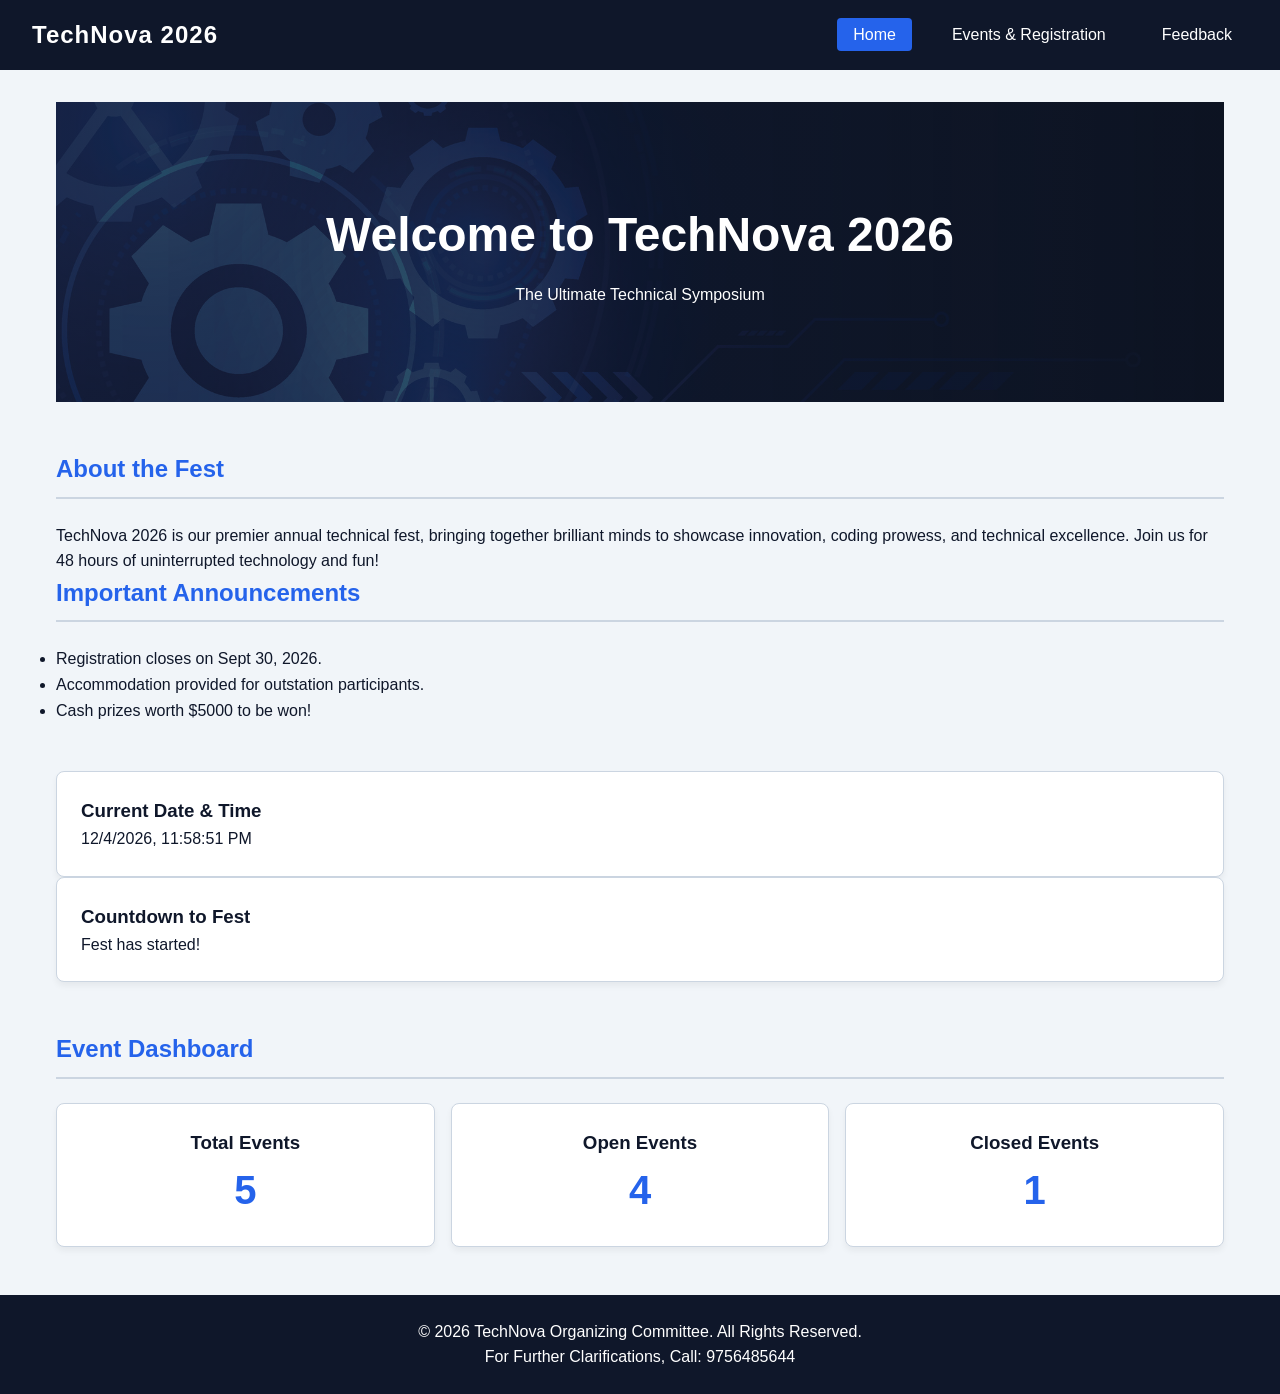
<file: index.html>
<!DOCTYPE html>
<html lang="en">
<head>
    <meta charset="UTF-8">
    <meta name="viewport" content="width=device-width, initial-scale=1.0">
    <title>TechNova 2026 - Home</title>
    <link rel="stylesheet" href="style.css">
</head>
<body id="home-page">
    <header>
        <nav class="navbar">
            <div class="logo">TechNova 2026</div>
            <ul class="nav-links">
                <li><a href="index.html" class="active">Home</a></li>
                <li><a href="events.html">Events & Registration</a></li>
                <li><a href="feedback.html">Feedback</a></li>
            </ul>
        </nav>
    </header>

    <main>
        <section class="banner">
            <div class="banner-content">
                <h1>Welcome to TechNova 2026</h1>
                <p>The Ultimate Technical Symposium</p>
            </div>
        </section>

        <section class="intro-announcements">
            <div class="intro">
                <h2>About the Fest</h2>
                <p>TechNova 2026 is our premier annual technical fest, bringing together brilliant minds to showcase innovation, coding prowess, and technical excellence. Join us for 48 hours of uninterrupted technology and fun!</p>
            </div>
            <div class="announcements">
                <h2>Important Announcements</h2>
                <ul>
                    <li>Registration closes on Sept 30, 2026.</li>
                    <li>Accommodation provided for outstation participants.</li>
                    <li>Cash prizes worth $5000 to be won!</li>
                </ul>
            </div>
        </section>

        <section class="time-panel">
            <div class="card">
                <h3>Current Date & Time</h3>
                <div id="current-datetime" class="time-display">Loading...</div>
            </div>
            <div class="card">
                <h3>Countdown to Fest</h3>
                <div id="countdown-timer" class="time-display">Loading...</div>
            </div>
        </section>

        <section class="dashboard">
            <h2>Event Dashboard</h2>
            <div class="dashboard-cards">
                <div class="card dashboard-card">
                    <h3>Total Events</h3>
                    <p id="total-events" class="stat">0</p>
                </div>
                <div class="card dashboard-card">
                    <h3>Open Events</h3>
                    <p id="open-events" class="stat">0</p>
                </div>
                <div class="card dashboard-card">
                    <h3>Closed Events</h3>
                    <p id="closed-events" class="stat">0</p>
                </div>
            </div>
        </section>
    </main>

    <footer>
        <p>&copy; 2026 TechNova Organizing Committee. All Rights Reserved.</p>
        <p>For Further Clarifications, Call: 9756485644 </p>
    </footer>

    <script src="script.js"></script>
</body>
</html>
</file>
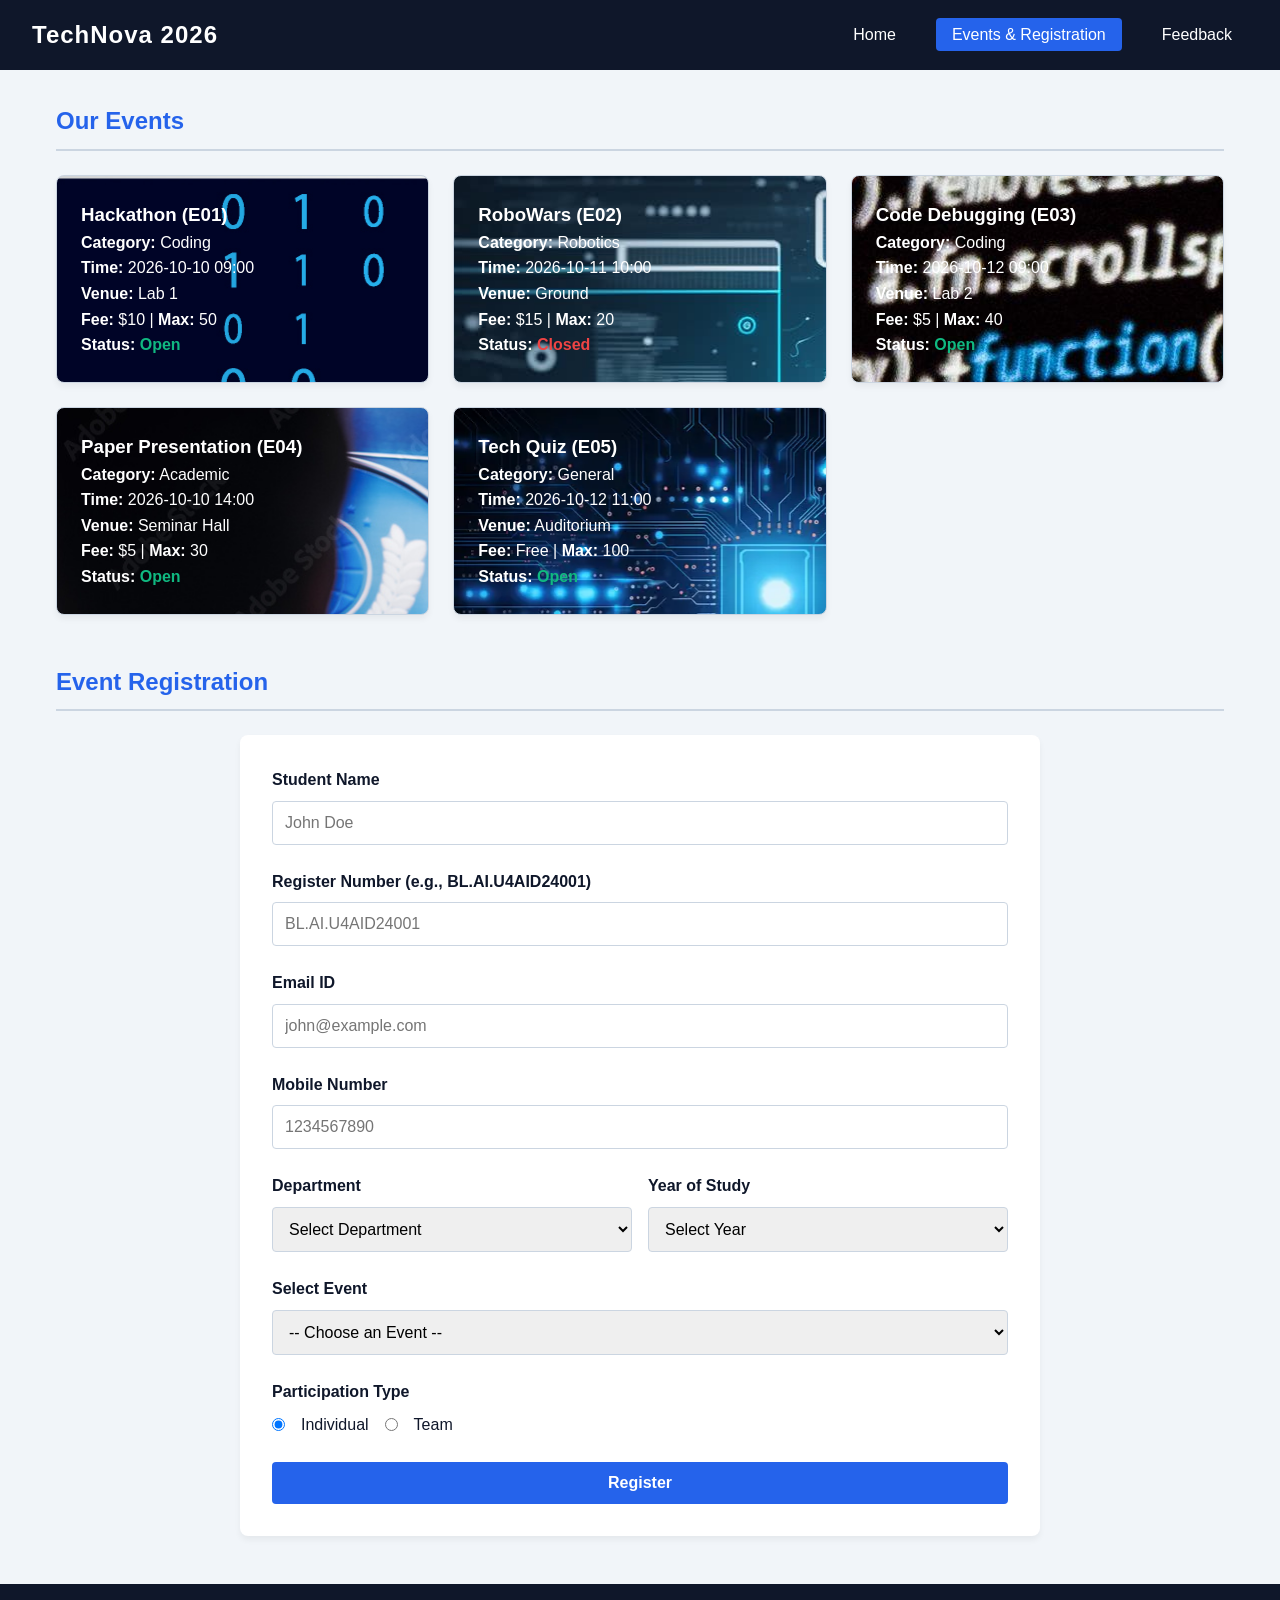
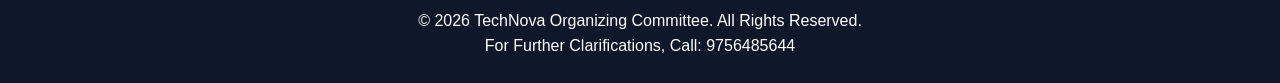
<file: events.html>
<!DOCTYPE html>
<html lang="en">
<head>
    <meta charset="UTF-8">
    <meta name="viewport" content="width=device-width, initial-scale=1.0">
    <title>TechNova 2026 - Events</title>
    <link rel="stylesheet" href="style.css">
</head>
<body id="events-page">
    <header>
        <nav class="navbar">
            <div class="logo">TechNova 2026</div>
            <ul class="nav-links">
                <li><a href="index.html">Home</a></li>
                <li><a href="events.html" class="active">Events & Registration</a></li>
                <li><a href="feedback.html">Feedback</a></li>
            </ul>
        </nav>
    </header>

    <main>
        <section class="events-display">
            <h2>Our Events</h2>
            <div id="event-cards-container" class="grid-container" style="color: white;">
                </div>
        </section>

        <section class="registration-section">
            <h2>Event Registration</h2>
            <div id="form-messages"></div>
            
            <form id="registration-form" class="form-container">
                <div class="form-group">
                    <label for="student-name">Student Name</label>
                    <input type="text" id="student-name" placeholder="John Doe">
                    <span class="error" id="name-error"></span>
                </div>

                <div class="form-group">
                    <label for="register-no">Register Number (e.g., BL.AI.U4AID24001)</label>
                    <input type="text" id="register-no" placeholder="BL.AI.U4AID24001">
                    <span class="error" id="regno-error"></span>
                </div>

                <div class="form-group">
                    <label for="email">Email ID</label>
                    <input type="text" id="email" placeholder="john@example.com">
                    <span class="error" id="email-error"></span>
                </div>

                <div class="form-group">
                    <label for="mobile">Mobile Number</label>
                    <input type="text" id="mobile" placeholder="1234567890">
                    <span class="error" id="mobile-error"></span>
                </div>

                <div class="form-row">
                    <div class="form-group half-width">
                        <label for="department">Department</label>
                        <select id="department">
                            <option value="">Select Department</option>
                            <option value="CSE">CSE</option>
                            <option value="ECE">ECE</option>
                            <option value="MECH">MECH</option>
                            <option value="IT">IT</option>
                        </select>
                    </div>
                    <div class="form-group half-width">
                        <label for="year-of-study">Year of Study</label>
                        <select id="year-of-study">
                            <option value="">Select Year</option>
                            <option value="1">1st Year</option>
                            <option value="2">2nd Year</option>
                            <option value="3">3rd Year</option>
                            <option value="4">4th Year</option>
                        </select>
                    </div>
                </div>

                <div class="form-group">
                    <label for="event-select">Select Event</label>
                    <select id="event-select">
                        <option value="">-- Choose an Event --</option>
                        </select>
                    <span class="error" id="event-error"></span>
                </div>

                <div class="form-group">
                    <label>Participation Type</label>
                    <div class="radio-group">
                        <input type="radio" name="part-type" id="individual" value="Individual" checked>
                        <label for="individual">Individual</label>
                        
                        <input type="radio" name="part-type" id="team" value="Team">
                        <label for="team">Team</label>
                    </div>
                </div>

                <div id="team-fields" style="display: none;">
                    <div class="form-group">
                        <label for="team-name">Team Name</label>
                        <input type="text" id="team-name">
                        <span class="error" id="team-name-error"></span>
                    </div>
                    <div class="form-group">
                        <label for="team-members">Number of Team Members (2 - 4)</label>
                        <input type="number" id="team-members" min="2" max="4">
                        <span class="error" id="team-members-error"></span>
                    </div>
                </div>

                <button type="submit" class="btn">Register</button>
            </form>
        </section>

        <section class="registration-summary" style="display: none;" id="reg-summary-section">
            <h2>Session Registrations (<span id="total-reg-count">0</span>)</h2>
            <div class="table-responsive">
                <table id="reg-table">
                    <thead>
                        <tr>
                            <th>Name</th>
                            <th>Reg No</th>
                            <th>Event</th>
                            <th>Type</th>
                        </tr>
                    </thead>
                    <tbody id="reg-table-body">
                        </tbody>
                </table>
            </div>
        </section>
    </main>

    <footer>
        <p>&copy; 2026 TechNova Organizing Committee. All Rights Reserved.</p>
        <p>For Further Clarifications, Call: 9756485644 </p>
    </footer>

    <script src="script.js"></script>
</body>
</html>
</file>
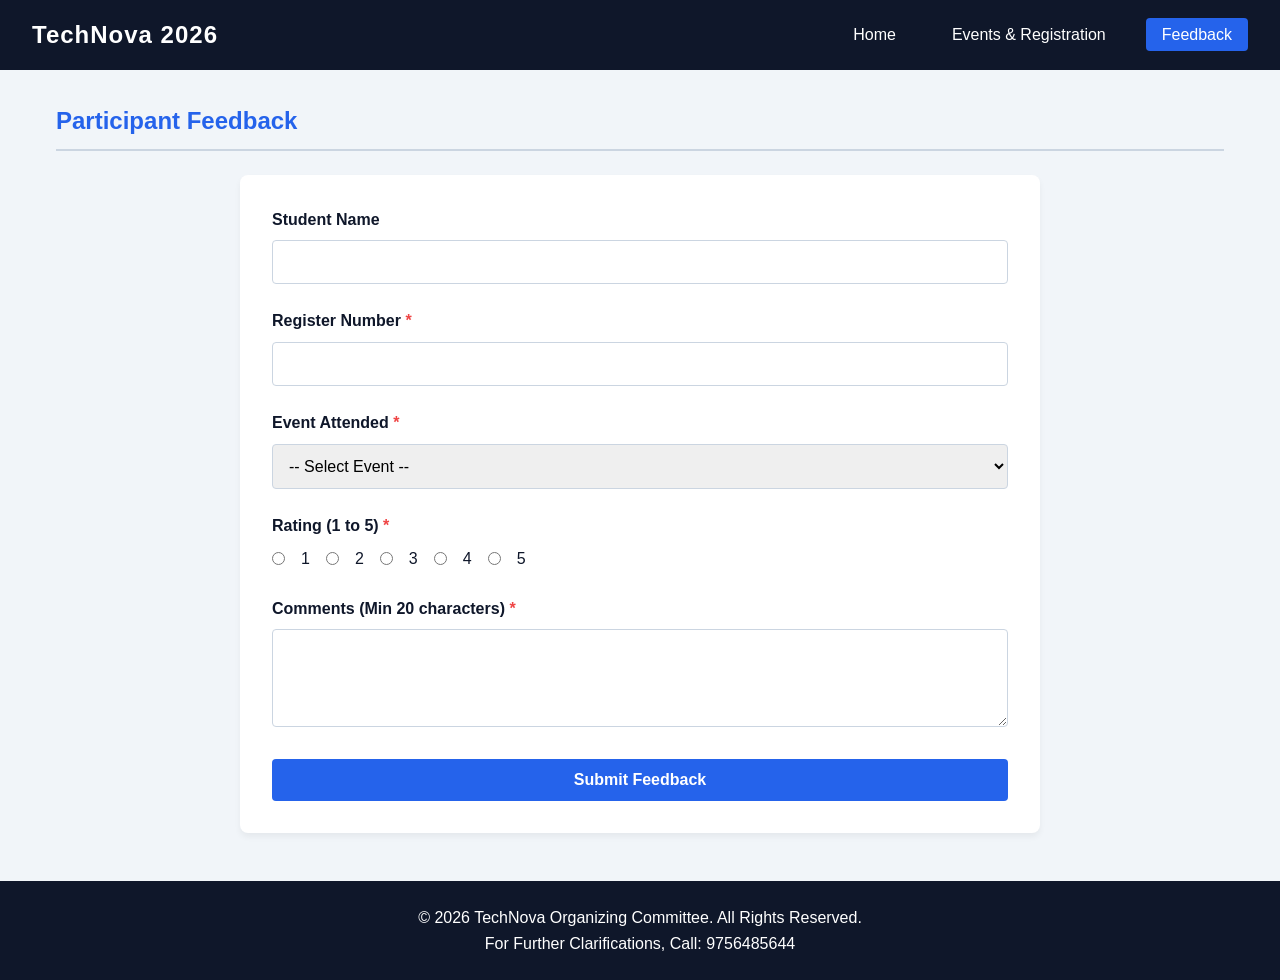
<file: feedback.html>
<!DOCTYPE html>
<html lang="en">
<head>
    <meta charset="UTF-8">
    <meta name="viewport" content="width=device-width, initial-scale=1.0">
    <title>TechNova 2026 - Feedback</title>
    <link rel="stylesheet" href="style.css">
</head>
<body id="feedback-page">
    <header>
        <nav class="navbar">
            <div class="logo">TechNova 2026</div>
            <ul class="nav-links">
                <li><a href="index.html">Home</a></li>
                <li><a href="events.html">Events & Registration</a></li>
                <li><a href="feedback.html" class="active">Feedback</a></li>
            </ul>
        </nav>
    </header>

    <main>
        <section class="form-section">
            <h2>Participant Feedback</h2>
            <div id="fb-messages"></div>

            <form id="feedback-form" class="form-container">
                <div class="form-group">
                    <label for="fb-name">Student Name</label>
                    <input type="text" id="fb-name">
                </div>

                <div class="form-group">
                    <label for="fb-regno">Register Number <span class="required">*</span></label>
                    <input type="text" id="fb-regno">
                    <span class="error" id="fb-regno-error"></span>
                </div>

                <div class="form-group">
                    <label for="fb-event">Event Attended <span class="required">*</span></label>
                    <select id="fb-event">
                        <option value="">-- Select Event --</option>
                        <option value="Hackathon">Hackathon</option>
                        <option value="RoboWars">RoboWars</option>
                        <option value="Code Debugging">Code Debugging</option>
                        <option value="Paper Presentation">Paper Presentation</option>
                        <option value="Tech Quiz">Tech Quiz</option>
                    </select>
                    <span class="error" id="fb-event-error"></span>
                </div>

                <div class="form-group">
                    <label>Rating (1 to 5) <span class="required">*</span></label>
                    <div class="radio-group" id="rating-group">
                        <input type="radio" name="rating" id="r1" value="1"><label for="r1">1</label>
                        <input type="radio" name="rating" id="r2" value="2"><label for="r2">2</label>
                        <input type="radio" name="rating" id="r3" value="3"><label for="r3">3</label>
                        <input type="radio" name="rating" id="r4" value="4"><label for="r4">4</label>
                        <input type="radio" name="rating" id="r5" value="5"><label for="r5">5</label>
                    </div>
                    <span class="error" id="fb-rating-error"></span>
                </div>

                <div class="form-group">
                    <label for="fb-comments">Comments (Min 20 characters) <span class="required">*</span></label>
                    <textarea id="fb-comments" rows="4"></textarea>
                    <span class="error" id="fb-comments-error"></span>
                </div>

                <button type="submit" class="btn">Submit Feedback</button>
            </form>
        </section>

        <section class="feedback-summary-section" style="display: none;" id="fb-summary-section">
            <h2>Feedback Summary</h2>
            <div class="summary-stats">
                <h3>Average Rating: <span id="avg-rating">0</span> / 5</h3>
            </div>
            <div class="table-responsive">
                <table id="fb-table">
                    <thead>
                        <tr>
                            <th>Reg No</th>
                            <th>Event</th>
                            <th>Rating</th>
                            <th>Comments</th>
                        </tr>
                    </thead>
                    <tbody id="fb-table-body">
                    </tbody>
                </table>
            </div>
        </section>
    </main>

    <footer>
        <p>&copy; 2026 TechNova Organizing Committee. All Rights Reserved.</p>
        <p>For Further Clarifications, Call: 9756485644 </p>
    </footer>

    <script src="script.js"></script>
</body>
</html>
</file>
<file: style.css>
/* --- Global Styles --- */
:root {
    --primary: #2563eb;
    --primary-hover: #1d4ed8;
    --secondary: #f8fafc;
    --text-dark: #0f172a;
    --text-light: #64748b;
    --success: #10b981;
    --error: #ef4444;
    --border: #cbd5e1;
    --bg: #f1f5f9;
}

* { margin: 0; padding: 0; box-sizing: border-box; font-family: 'Segoe UI', Tahoma, Geneva, Verdana, sans-serif; }

body { background-color: var(--bg); color: var(--text-dark); line-height: 1.6; }

/* --- Navigation --- */
.navbar {
    display: flex; justify-content: space-between; align-items: center;
    background-color: var(--text-dark); padding: 1rem 2rem; color: white;
}
.navbar .logo { font-size: 1.5rem; font-weight: bold; letter-spacing: 1px; }
.nav-links { list-style: none; display: flex; gap: 1.5rem; }
.nav-links a { color: white; text-decoration: none; padding: 0.5rem 1rem; border-radius: 4px; transition: background 0.3s; }
.nav-links a:hover, .nav-links a.active { background-color: var(--primary); }

/* --- Headers and Footers --- */
footer {
    background-color: var(--text-dark); color: white; text-align: center;
    padding: 1.5rem; margin-top: 3rem;
}

/* --- Banner --- */
.banner {
    background: linear-gradient(rgba(15, 23, 42, 0.7), rgba(15, 23, 42, 0.7)), url("images\\banner.jpg") center/cover;
    height: 300px; display: flex; align-items: center; justify-content: center;
    text-align: center; color: white; background-color: var(--primary); /* Fallback */
}
.banner h1 { font-size: 3rem; margin-bottom: 0.5rem; }

/* --- Layouts & Typography --- */
main { max-width: 1200px; margin: 2rem auto; padding: 0 1rem; }
section { margin-bottom: 3rem; }
h2 { color: var(--primary); margin-bottom: 1.5rem; border-bottom: 2px solid var(--border); padding-bottom: 0.5rem; }

/* --- Grid and Cards --- */
.grid-container {
    display: grid; grid-template-columns: repeat(auto-fit, minmax(300px, 1fr)); gap: 1.5rem;
}
.card {
    background: white; padding: 1.5rem; border-radius: 8px;
    box-shadow: 0 4px 6px rgba(0,0,0,0.05); border: 1px solid var(--border);
    transition: transform 0.2s ease, box-shadow 0.2s ease;
    
}
.card:hover { transform: translateY(-5px); box-shadow: 0 10px 15px rgba(0,0,0,0.1); }
.status-open { color: var(--success); font-weight: bold; }
.status-closed { color: var(--error); font-weight: bold; }

.dashboard-cards { display: flex; gap: 1rem; }
.dashboard-card { flex: 1; text-align: center; }
.dashboard-card .stat { font-size: 2.5rem; font-weight: bold; color: var(--primary); }

/* --- Forms --- */
.form-container {
    background: white; padding: 2rem; border-radius: 8px;
    box-shadow: 0 4px 6px rgba(0,0,0,0.05); max-width: 800px; margin: auto;
}
.form-group { margin-bottom: 1.5rem; }
.form-row { display: flex; gap: 1rem; }
.half-width { flex: 1; }
label { display: block; font-weight: 600; margin-bottom: 0.5rem; }
input[type="text"], input[type="number"], select, textarea {
    width: 100%; padding: 0.75rem; border: 1px solid var(--border);
    border-radius: 4px; font-size: 1rem; transition: border-color 0.3s;
}
input:focus, select:focus, textarea:focus {
    outline: none; border-color: var(--primary); box-shadow: 0 0 0 2px rgba(37, 99, 235, 0.2);
}
.radio-group { display: flex; gap: 1rem; align-items: center; }
.radio-group label { font-weight: normal; margin: 0; }

.btn {
    background-color: var(--primary); color: white; border: none; padding: 0.75rem 1.5rem;
    font-size: 1rem; border-radius: 4px; cursor: pointer; transition: background 0.3s;
    width: 100%; font-weight: bold;
}
.btn:hover { background-color: var(--primary-hover); }

/* --- Tables --- */
.table-responsive { overflow-x: auto; }
table { width: 100%; border-collapse: collapse; background: white; border-radius: 8px; overflow: hidden; }
th, td { padding: 1rem; text-align: left; border-bottom: 1px solid var(--border); }
th { background-color: var(--primary); color: white; }
tr:hover { background-color: var(--secondary); }

/* --- Utilities (Errors, Success, Media Queries) --- */
.error { color: var(--error); font-size: 0.85rem; display: block; margin-top: 0.25rem; }
.required { color: var(--error); }
.msg-success { background: #d1fae5; color: #065f46; padding: 1rem; border-radius: 4px; margin-bottom: 1rem; border-left: 4px solid var(--success); }
.msg-error { background: #fee2e2; color: #991b1b; padding: 1rem; border-radius: 4px; margin-bottom: 1rem; border-left: 4px solid var(--error); }

@media (max-width: 768px) {
    .navbar { flex-direction: column; gap: 1rem; }
    .form-row { flex-direction: column; }
    .dashboard-cards { flex-direction: column; }
}
</file>
